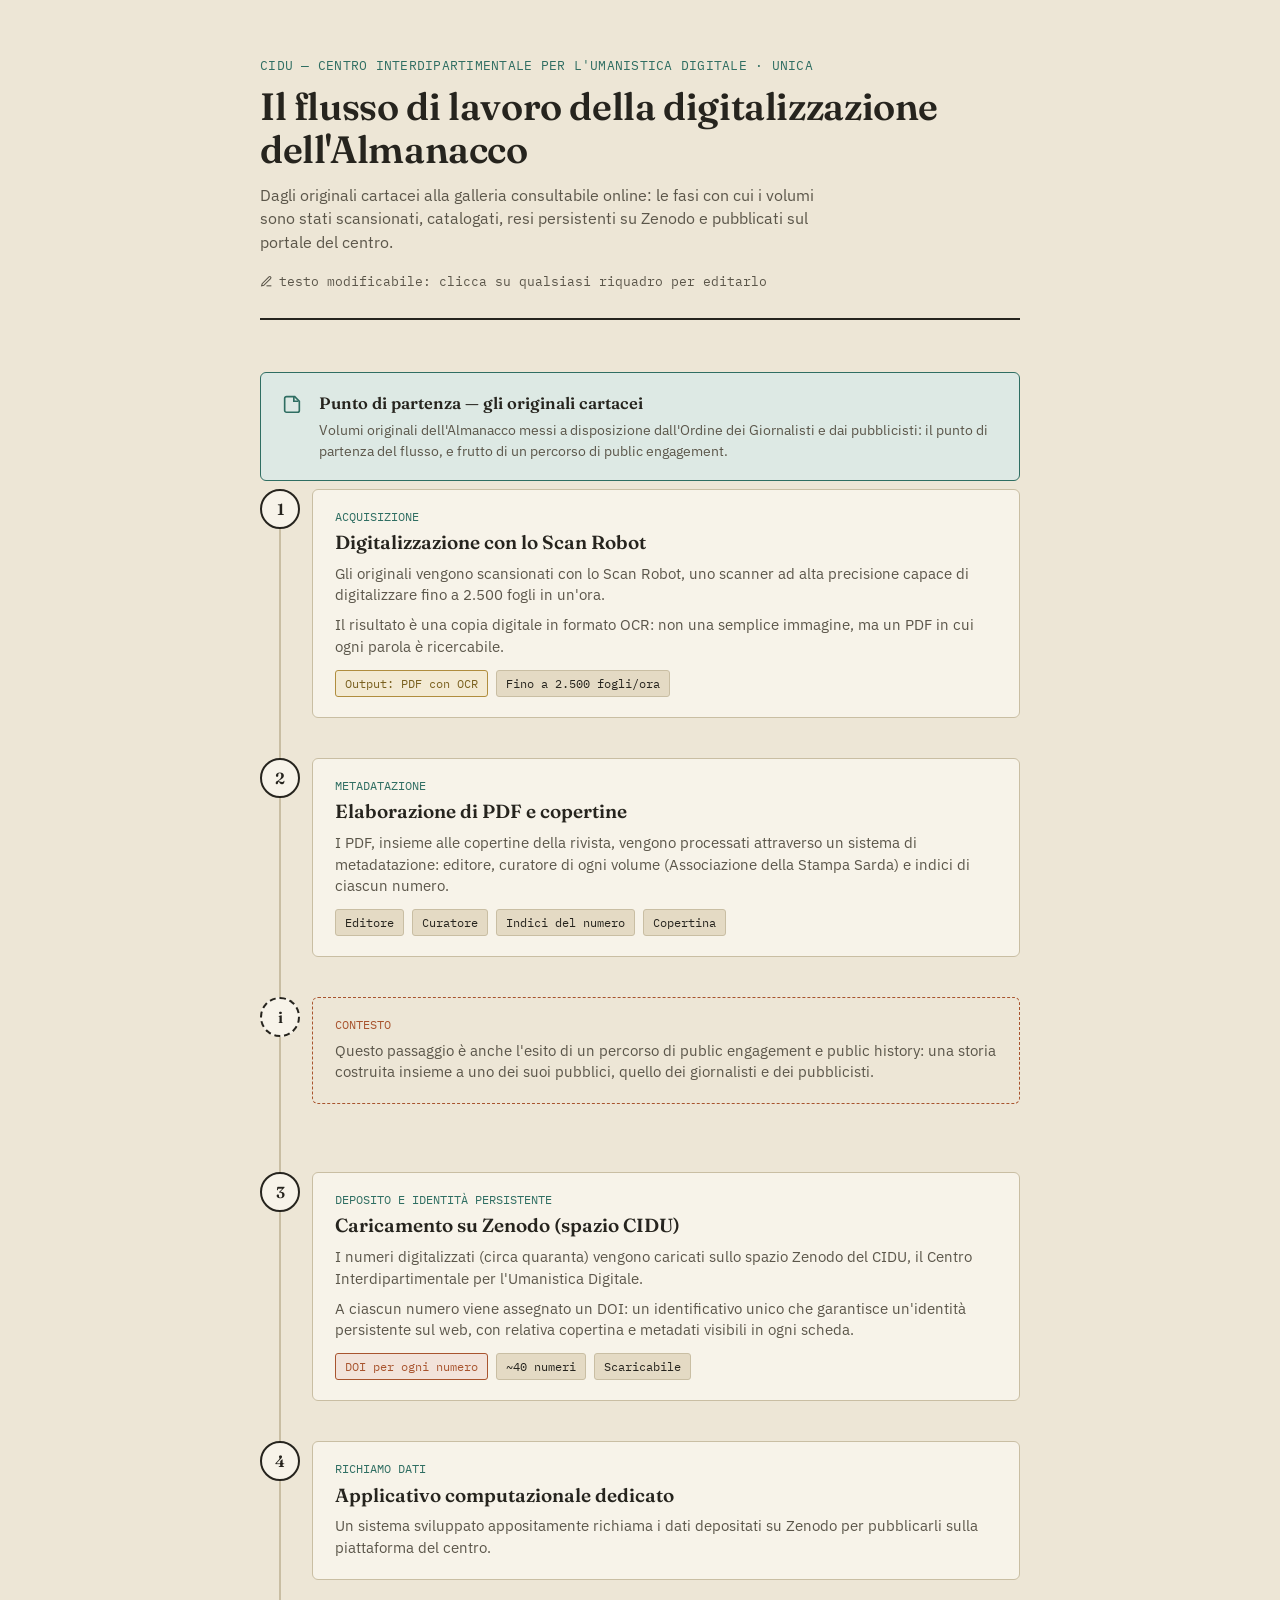
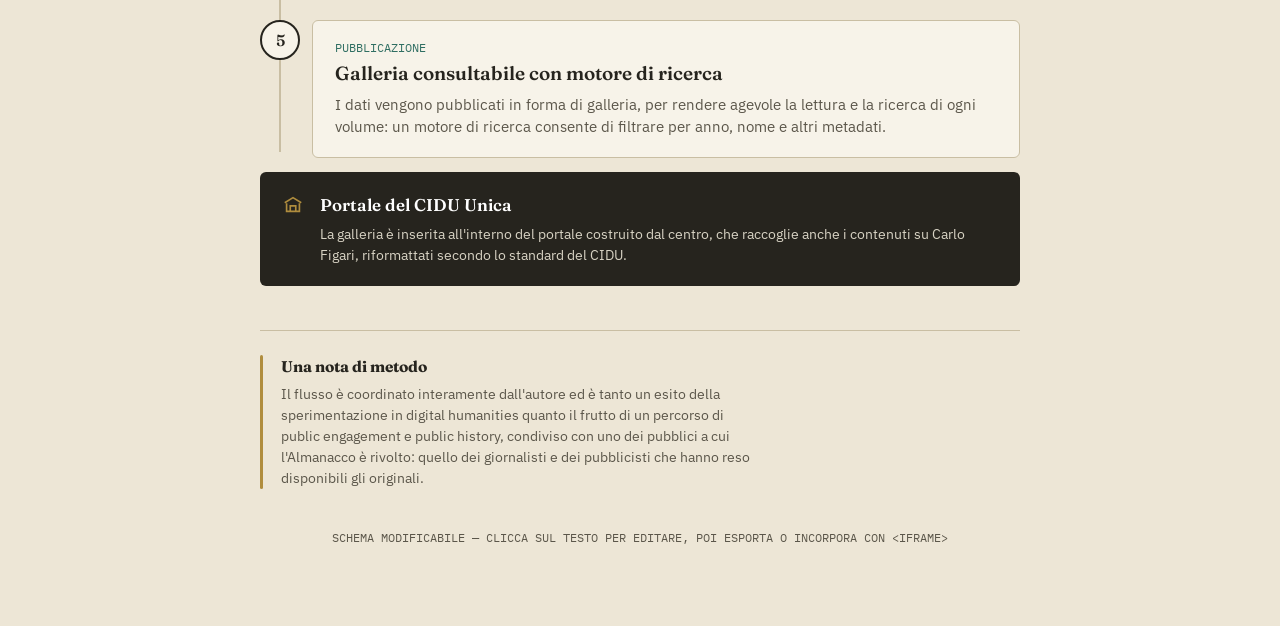
<file: flusso-lavoro-almanacco.html>
<!DOCTYPE html>
<html lang="it">
<head>
<meta charset="UTF-8">
<meta name="viewport" content="width=device-width, initial-scale=1.0">
<title>Flusso di lavoro — Digitalizzazione dell'Almanacco</title>
<link rel="preconnect" href="https://fonts.googleapis.com">
<link rel="preconnect" href="https://fonts.gstatic.com" crossorigin>
<link href="https://fonts.googleapis.com/css2?family=Fraunces:opsz,wght@9..144,400;9..144,500;9..144,600;9..144,700&family=IBM+Plex+Sans:wght@400;500;600&family=IBM+Plex+Mono:wght@500&display=swap" rel="stylesheet">
<style>
  :root{
    --paper:#EDE6D6;
    --paper-2:#E4DAC4;
    --ink:#26241E;
    --ink-soft:#5B564A;
    --teal:#2F6E62;
    --teal-soft:#DDE9E4;
    --rust:#A8542E;
    --gold:#B08D3E;
    --line:#C9BEA3;
    --card:#F7F3E9;
    --radius:6px;
  }

  *{box-sizing:border-box;}

  html,body{margin:0;padding:0;}

  body{
    background:var(--paper);
    color:var(--ink);
    font-family:'IBM Plex Sans', sans-serif;
    line-height:1.5;
    -webkit-font-smoothing:antialiased;
    padding:56px 20px 80px;
  }

  .wrap{
    max-width:760px;
    margin:0 auto;
  }

  header{
    margin-bottom:52px;
    border-bottom:2px solid var(--ink);
    padding-bottom:24px;
  }

  .kicker{
    font-family:'IBM Plex Mono', monospace;
    font-size:12.5px;
    letter-spacing:.02em;
    color:var(--teal);
    margin:0 0 10px;
  }

  h1{
    font-family:'Fraunces', serif;
    font-weight:600;
    font-size:clamp(28px, 4vw, 38px);
    line-height:1.15;
    margin:0 0 12px;
    letter-spacing:-.01em;
  }

  .subtitle{
    font-size:15.5px;
    color:var(--ink-soft);
    max-width:56ch;
    margin:0;
  }

  /* --- edit hint --- */
  .edit-hint{
    display:inline-flex;
    align-items:center;
    gap:6px;
    margin-top:18px;
    font-size:12.5px;
    color:var(--ink-soft);
    font-family:'IBM Plex Mono', monospace;
  }
  .edit-hint svg{width:13px;height:13px;flex:none;}

  /* --- source node (starting point) --- */
  .source{
    display:flex;
    gap:16px;
    align-items:flex-start;
    background:var(--teal-soft);
    border:1px solid var(--teal);
    border-radius:var(--radius);
    padding:18px 20px;
    margin-bottom:8px;
  }
  .source .icon{
    color:var(--teal);
    flex:none;
    margin-top:2px;
  }
  .source h2{
    font-family:'Fraunces', serif;
    font-size:16.5px;
    font-weight:600;
    margin:0 0 4px;
  }
  .source p{
    margin:0;
    font-size:14px;
    color:var(--ink-soft);
  }

  /* --- timeline --- */
  .timeline{
    position:relative;
    margin-top:8px;
    padding-left:52px;
  }

  .timeline::before{
    content:"";
    position:absolute;
    left:19px;
    top:6px;
    bottom:6px;
    width:2px;
    background:var(--line);
  }

  .step{
    position:relative;
    margin-bottom:6px;
  }

  .step:not(:last-child){
    padding-bottom:34px;
  }

  .step-num{
    position:absolute;
    left:-52px;
    top:0;
    width:40px;
    height:40px;
    border-radius:50%;
    background:var(--card);
    border:2px solid var(--ink);
    display:flex;
    align-items:center;
    justify-content:center;
    font-family:'Fraunces', serif;
    font-weight:600;
    font-size:16px;
  }

  .step-card{
    background:var(--card);
    border:1px solid var(--line);
    border-radius:var(--radius);
    padding:18px 22px 20px;
  }

  .step-tag{
    font-family:'IBM Plex Mono', monospace;
    font-size:11.5px;
    color:var(--teal);
    text-transform:none;
    margin:0 0 6px;
  }

  .step-title{
    font-family:'Fraunces', serif;
    font-weight:600;
    font-size:19px;
    margin:0 0 8px;
    line-height:1.25;
  }

  .step-desc{
    margin:0;
    font-size:14.5px;
    color:var(--ink-soft);
  }

  .step-desc + .step-desc{
    margin-top:8px;
  }

  .chips{
    display:flex;
    flex-wrap:wrap;
    gap:8px;
    margin-top:12px;
  }

  .chip{
    font-family:'IBM Plex Mono', monospace;
    font-size:11.5px;
    background:var(--paper-2);
    border:1px solid var(--line);
    border-radius:3px;
    padding:4px 9px;
    color:var(--ink);
  }

  .chip.gold{ border-color:var(--gold); color:#7a611f; background:#F3EAD3;}
  .chip.rust{ border-color:var(--rust); color:var(--rust); background:#F2E3DA;}

  /* --- side/context box after step 2 --- */
  .context-note{
    position:relative;
    margin:0 0 34px;
    padding-left:0;
  }

  .context-note .step-card{
    background:transparent;
    border:1px dashed var(--rust);
  }

  .context-note .step-tag{ color:var(--rust); }

  /* --- output / destination --- */
  .destination{
    margin-top:14px;
    display:flex;
    gap:16px;
    align-items:flex-start;
    background:var(--ink);
    color:var(--paper);
    border-radius:var(--radius);
    padding:20px 22px;
  }

  .destination .icon{ color:var(--gold); flex:none; margin-top:2px; }
  .destination h2{
    font-family:'Fraunces', serif;
    font-size:17px;
    font-weight:600;
    margin:0 0 6px;
    color:#fff;
  }
  .destination p{
    margin:0;
    font-size:14px;
    color:#D8D3C4;
  }

  /* --- closing / methodological note --- */
  .method-note{
    margin-top:44px;
    padding-top:24px;
    border-top:1px solid var(--line);
    display:flex;
    gap:18px;
  }

  .method-note .bar{
    flex:none;
    width:3px;
    background:var(--gold);
    border-radius:2px;
  }

  .method-note h3{
    font-family:'Fraunces', serif;
    font-size:15.5px;
    margin:0 0 6px;
  }

  .method-note p{
    margin:0;
    font-size:14px;
    color:var(--ink-soft);
    max-width:60ch;
  }

  footer{
    margin-top:40px;
    font-family:'IBM Plex Mono', monospace;
    font-size:11.5px;
    color:var(--ink-soft);
    text-align:center;
  }

  [contenteditable="true"]{ outline:none; }
  [contenteditable="true"]:hover{ background:rgba(176,141,62,0.08); border-radius:2px; }
  [contenteditable="true"]:focus{ background:rgba(176,141,62,0.14); border-radius:2px; }

  @media (max-width:520px){
    body{ padding:36px 14px 60px; }
    .timeline{ padding-left:44px; }
    .timeline::before{ left:15px; }
    .step-num{ left:-44px; width:32px; height:32px; font-size:14px; }
    .step-card{ padding:14px 16px 16px; }
    .step-title{ font-size:17px; }
  }

  @media (prefers-reduced-motion: no-preference){
    .step-card, .source, .destination{ transition:box-shadow .2s ease; }
  }
</style>
</head>
<body>

<div class="wrap">

  <header>
    <p class="kicker">CIDU — CENTRO INTERDIPARTIMENTALE PER L'UMANISTICA DIGITALE · UNICA</p>
    <h1 contenteditable="true">Il flusso di lavoro della digitalizzazione dell'Almanacco</h1>
    <p class="subtitle" contenteditable="true">Dagli originali cartacei alla galleria consultabile online: le fasi con cui i volumi sono stati scansionati, catalogati, resi persistenti su Zenodo e pubblicati sul portale del centro.</p>
    <span class="edit-hint">
      <svg viewBox="0 0 24 24" fill="none" stroke="currentColor" stroke-width="2"><path d="M12 20h9"/><path d="M16.5 3.5a2.1 2.1 0 0 1 3 3L7 19l-4 1 1-4Z"/></svg>
      testo modificabile: clicca su qualsiasi riquadro per editarlo
    </span>
  </header>

  <!-- SOURCE -->
  <div class="source">
    <span class="icon">
      <svg width="22" height="22" viewBox="0 0 24 24" fill="none" stroke="currentColor" stroke-width="1.8"><path d="M4 19V6a2 2 0 0 1 2-2h9l5 5v10a2 2 0 0 1-2 2H6a2 2 0 0 1-2-2Z"/><path d="M14 4v5h5"/></svg>
    </span>
    <div>
      <h2 contenteditable="true">Punto di partenza — gli originali cartacei</h2>
      <p contenteditable="true">Volumi originali dell'Almanacco messi a disposizione dall'Ordine dei Giornalisti e dai pubblicisti: il punto di partenza del flusso, e frutto di un percorso di public engagement.</p>
    </div>
  </div>

  <!-- TIMELINE -->
  <div class="timeline">

    <div class="step">
      <div class="step-num">1</div>
      <div class="step-card">
        <p class="step-tag">ACQUISIZIONE</p>
        <h3 class="step-title" contenteditable="true">Digitalizzazione con lo Scan Robot</h3>
        <p class="step-desc" contenteditable="true">Gli originali vengono scansionati con lo Scan Robot, uno scanner ad alta precisione capace di digitalizzare fino a 2.500 fogli in un'ora.</p>
        <p class="step-desc" contenteditable="true">Il risultato è una copia digitale in formato OCR: non una semplice immagine, ma un PDF in cui ogni parola è ricercabile.</p>
        <div class="chips">
          <span class="chip gold">Output: PDF con OCR</span>
          <span class="chip">Fino a 2.500 fogli/ora</span>
        </div>
      </div>
    </div>

    <div class="step">
      <div class="step-num">2</div>
      <div class="step-card">
        <p class="step-tag">METADATAZIONE</p>
        <h3 class="step-title" contenteditable="true">Elaborazione di PDF e copertine</h3>
        <p class="step-desc" contenteditable="true">I PDF, insieme alle copertine della rivista, vengono processati attraverso un sistema di metadatazione: editore, curatore di ogni volume (Associazione della Stampa Sarda) e indici di ciascun numero.</p>
        <div class="chips">
          <span class="chip">Editore</span>
          <span class="chip">Curatore</span>
          <span class="chip">Indici del numero</span>
          <span class="chip">Copertina</span>
        </div>
      </div>
    </div>

    <!-- context note -->
    <div class="step context-note">
      <div class="step-num" style="border-style:dashed;">i</div>
      <div class="step-card">
        <p class="step-tag">CONTESTO</p>
        <p class="step-desc" contenteditable="true">Questo passaggio è anche l'esito di un percorso di public engagement e public history: una storia costruita insieme a uno dei suoi pubblici, quello dei giornalisti e dei pubblicisti.</p>
      </div>
    </div>

    <div class="step">
      <div class="step-num">3</div>
      <div class="step-card">
        <p class="step-tag">DEPOSITO E IDENTITÀ PERSISTENTE</p>
        <h3 class="step-title" contenteditable="true">Caricamento su Zenodo (spazio CIDU)</h3>
        <p class="step-desc" contenteditable="true">I numeri digitalizzati (circa quaranta) vengono caricati sullo spazio Zenodo del CIDU, il Centro Interdipartimentale per l'Umanistica Digitale.</p>
        <p class="step-desc" contenteditable="true">A ciascun numero viene assegnato un DOI: un identificativo unico che garantisce un'identità persistente sul web, con relativa copertina e metadati visibili in ogni scheda.</p>
        <div class="chips">
          <span class="chip rust">DOI per ogni numero</span>
          <span class="chip">~40 numeri</span>
          <span class="chip">Scaricabile</span>
        </div>
      </div>
    </div>

    <div class="step">
      <div class="step-num">4</div>
      <div class="step-card">
        <p class="step-tag">RICHIAMO DATI</p>
        <h3 class="step-title" contenteditable="true">Applicativo computazionale dedicato</h3>
        <p class="step-desc" contenteditable="true">Un sistema sviluppato appositamente richiama i dati depositati su Zenodo per pubblicarli sulla piattaforma del centro.</p>
      </div>
    </div>

    <div class="step">
      <div class="step-num">5</div>
      <div class="step-card">
        <p class="step-tag">PUBBLICAZIONE</p>
        <h3 class="step-title" contenteditable="true">Galleria consultabile con motore di ricerca</h3>
        <p class="step-desc" contenteditable="true">I dati vengono pubblicati in forma di galleria, per rendere agevole la lettura e la ricerca di ogni volume: un motore di ricerca consente di filtrare per anno, nome e altri metadati.</p>
      </div>
    </div>

  </div>

  <!-- DESTINATION -->
  <div class="destination">
    <span class="icon">
      <svg width="22" height="22" viewBox="0 0 24 24" fill="none" stroke="currentColor" stroke-width="1.8"><path d="M3 9.5 12 4l9 5.5"/><path d="M5 10v9h14v-9"/><path d="M9 19v-6h6v6"/></svg>
    </span>
    <div>
      <h2 contenteditable="true">Portale del CIDU Unica</h2>
      <p contenteditable="true">La galleria è inserita all'interno del portale costruito dal centro, che raccoglie anche i contenuti su Carlo Figari, riformattati secondo lo standard del CIDU.</p>
    </div>
  </div>

  <!-- CLOSING METHOD NOTE -->
  <div class="method-note">
    <div class="bar"></div>
    <div>
      <h3 contenteditable="true">Una nota di metodo</h3>
      <p contenteditable="true">Il flusso è coordinato interamente dall'autore ed è tanto un esito della sperimentazione in digital humanities quanto il frutto di un percorso di public engagement e public history, condiviso con uno dei pubblici a cui l'Almanacco è rivolto: quello dei giornalisti e dei pubblicisti che hanno reso disponibili gli originali.</p>
    </div>
  </div>

  <footer>SCHEMA MODIFICABILE — CLICCA SUL TESTO PER EDITARE, POI ESPORTA O INCORPORA CON &lt;IFRAME&gt;</footer>

</div>

</body>
</html>
</file>
